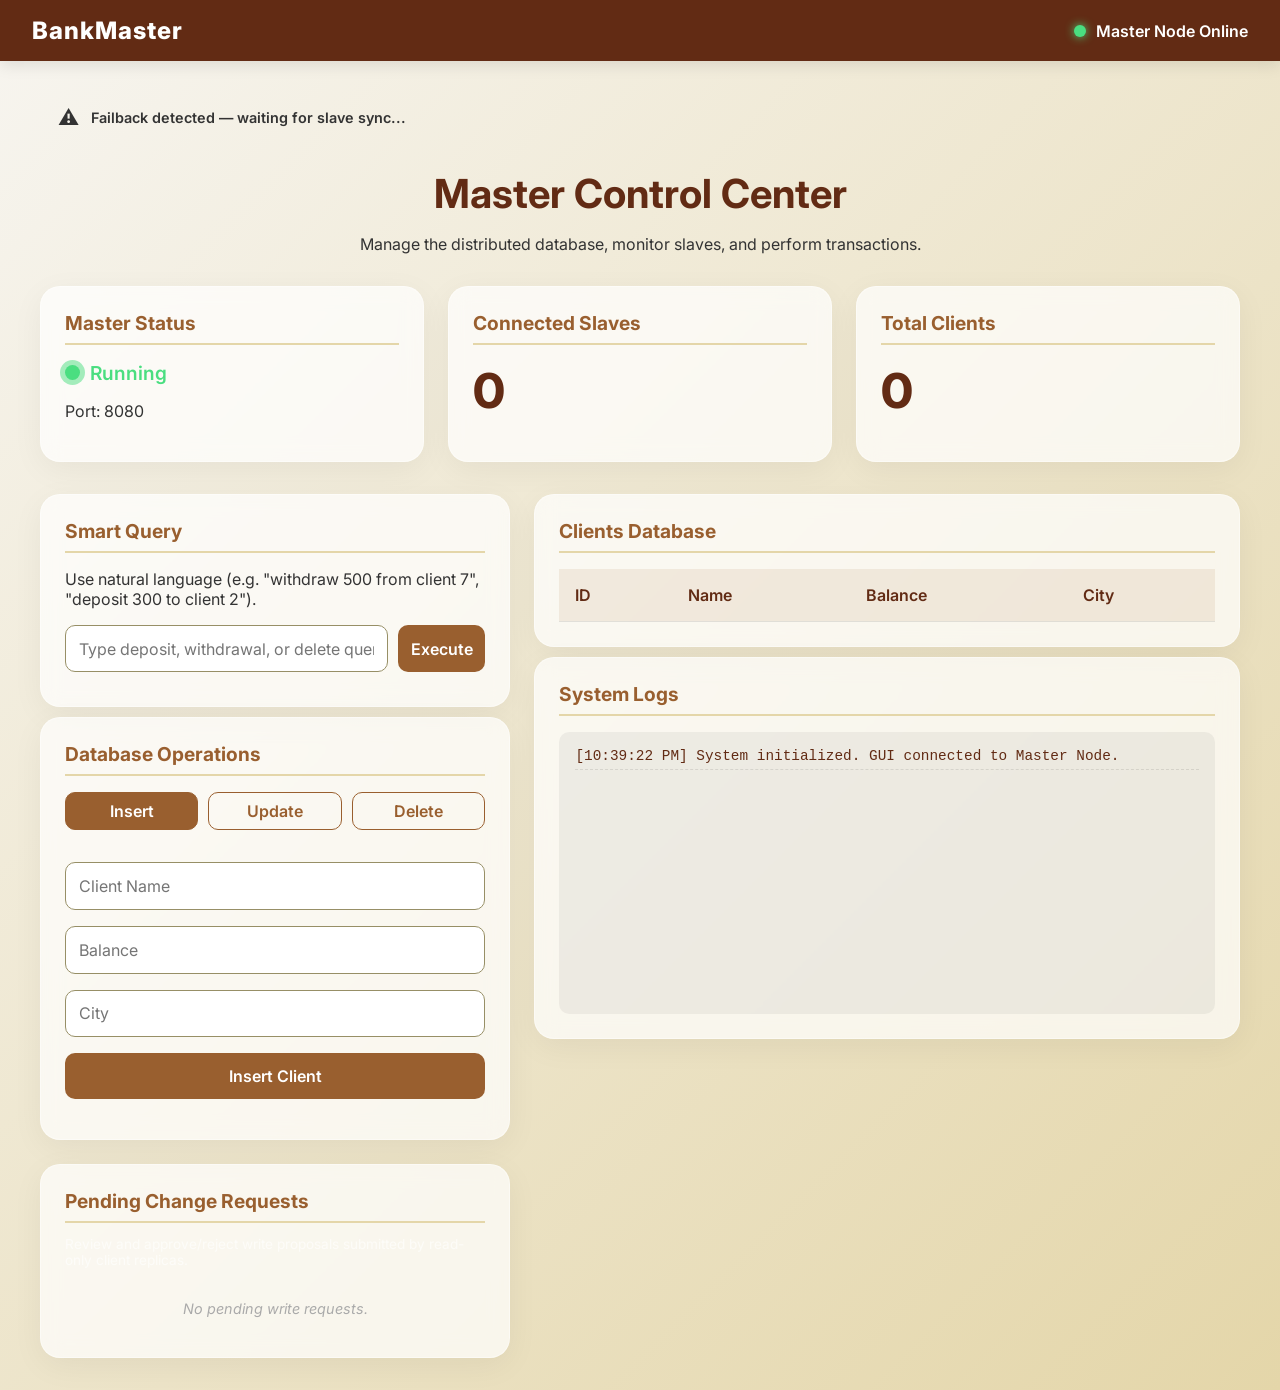
<file: master-system/frontend/index.html>
<!DOCTYPE html>
<html lang="en">
<head>
    <meta charset="UTF-8">
    <meta name="viewport" content="width=device-width, initial-scale=1.0">
    <title>Master Node - Distributed Bank</title>
    <link rel="stylesheet" href="style.css">
    <link href="https://fonts.googleapis.com/css2?family=Inter:wght@300;400;600;800&display=swap" rel="stylesheet">
</head>
<body>
    <nav class="navbar">
        <div class="logo">BankMaster</div>
        <div class="nav-status">
            <span class="indicator active"></span>
            Master Node Online
        </div>
    </nav>

    <div class="container">

        <!-- ⚡ Failback Sync Notification Banner -->
        <div id="sync-banner" style="display:none; border-radius: 10px; padding: 12px 18px; margin-bottom: 1.2rem; font-size: 0.9rem; font-weight: 600; display: flex; align-items: center; gap: 12px; transition: all 0.4s ease;">
            <span id="sync-banner-icon" style="font-size: 1.3rem;">⚠️</span>
            <span id="sync-banner-text">Failback detected — waiting for slave sync...</span>
        </div>

        <!-- Dashboard Header -->
        <div class="header">
            <h1>Master Control Center</h1>
            <p>Manage the distributed database, monitor slaves, and perform transactions.</p>
        </div>

        <!-- Node Status Cards -->
        <div class="grid cards">
            <div class="card glass">
                <h3>Master Status</h3>
                <div class="status-indicator">
                    <div class="pulse-ring"></div>
                    <span>Running</span>
                </div>
                <p class="stat">Port: 8080</p>
            </div>
            <div class="card glass">
                <h3>Connected Slaves</h3>
                <div class="stat-number" id="slave-count">0</div>
                <ul id="slave-list" class="slave-list">
                    <!-- Dynamic -->
                </ul>
            </div>
            <div class="card glass">
                <h3>Total Clients</h3>
                <div class="stat-number" id="client-count">0</div>
            </div>
        </div>

        <div class="grid main-content">
            <!-- Left Column: Operations -->
            <div class="col left">
                <!-- Text to Query -->
                <div class="card glass nlp-card">
                    <h3>Smart Query</h3>
                    <p>Use natural language (e.g. "withdraw 500 from client 7", "deposit 300 to client 2").</p>
                    <div class="input-group">
                        <input type="text" id="nlp-input" placeholder="Type deposit, withdrawal, or delete query...">
                        <button onclick="executeNLP()">Execute</button>
                    </div>
                    <div id="nlp-result" class="result-msg"></div>
                </div>

                <!-- Database Operations -->
                <div class="card glass form-card" style="margin-top: 10px;">
                    <h3>Database Operations</h3>
                    <div class="tabs">
                        <button class="tab active" onclick="switchTab('insert')">Insert</button>
                        <button class="tab" onclick="switchTab('update')">Update</button>
                        <button class="tab" onclick="switchTab('delete')">Delete</button>
                    </div>

                    <div id="tab-insert" class="tab-content active">
                        <input type="text" id="ins-name" placeholder="Client Name">
                        <input type="number" id="ins-balance" placeholder="Balance">
                        <input type="text" id="ins-city" placeholder="City">
                        <button onclick="insertClient()">Insert Client</button>
                    </div>

                    <div id="tab-update" class="tab-content">
                        <input type="number" id="upd-id" placeholder="Client ID">
                        <input type="text" id="upd-name" placeholder="New Name">
                        <input type="number" id="upd-balance" placeholder="New Balance">
                        <input type="text" id="upd-city" placeholder="New City">
                        <button onclick="updateClient()">Update Client</button>
                    </div>

                    <div id="tab-delete" class="tab-content">
                        <input type="number" id="del-id" placeholder="Client ID">
                        <button onclick="deleteClient()" class="btn-danger">Delete Client</button>
                    </div>
                </div>

                <!-- Pending Change Requests Queue -->
                <div class="card glass requests-card" style="margin-top: 1.5rem;">
                    <h3 style="color: var(--primary-med); margin-bottom: 0.5rem; border-bottom: 2px solid var(--primary-acc); padding-bottom: 0.5rem;">Pending Change Requests</h3>
                    <p style="font-size: 0.85rem; color: rgba(255, 255, 255, 0.6); margin-bottom: 1rem;">
                        Review and approve/reject write proposals submitted by read-only client replicas.
                        <span id="inherited-badge" style="display:none; background: #ff9800; color: #111; font-size: 0.75rem; font-weight:bold; padding: 2px 8px; border-radius: 4px; margin-left: 8px;">⚠️ INCLUDES INHERITED REQUESTS</span>
                    </p>
                    <div id="pending-requests-list" style="max-height: 250px; overflow-y: auto; display: flex; flex-direction: column; gap: 10px;">
                        <!-- Dynamic list of requests -->
                        <div style="color: #aaa; font-style: italic; font-size: 0.9rem; text-align: center; padding: 1rem;">
                            No pending write requests.
                        </div>
                    </div>
                </div>
            </div>

            <!-- Right Column: Data View -->
            <div class="col right">
                <div class="card glass table-card">
                    <h3>Clients Database</h3>
                    <div class="table-container">
                        <table id="clients-table">
                            <thead>
                                <tr>
                                    <th>ID</th>
                                    <th>Name</th>
                                    <th>Balance</th>
                                    <th>City</th>
                                </tr>
                            </thead>
                            <tbody>
                                <!-- Dynamic -->
                            </tbody>
                        </table>
                    </div>
                </div>

                <!-- Replication Logs -->
                <div class="card glass log-card" style="margin-top: 10px;">
                    <h3>System Logs</h3>
                    <div id="logs" class="logs-container">
                        <!-- Dynamic Logs -->
                    </div>
                </div>
            </div>
        </div>
    </div>

    <script src="app.js"></script>
</body>
</html>
</file>
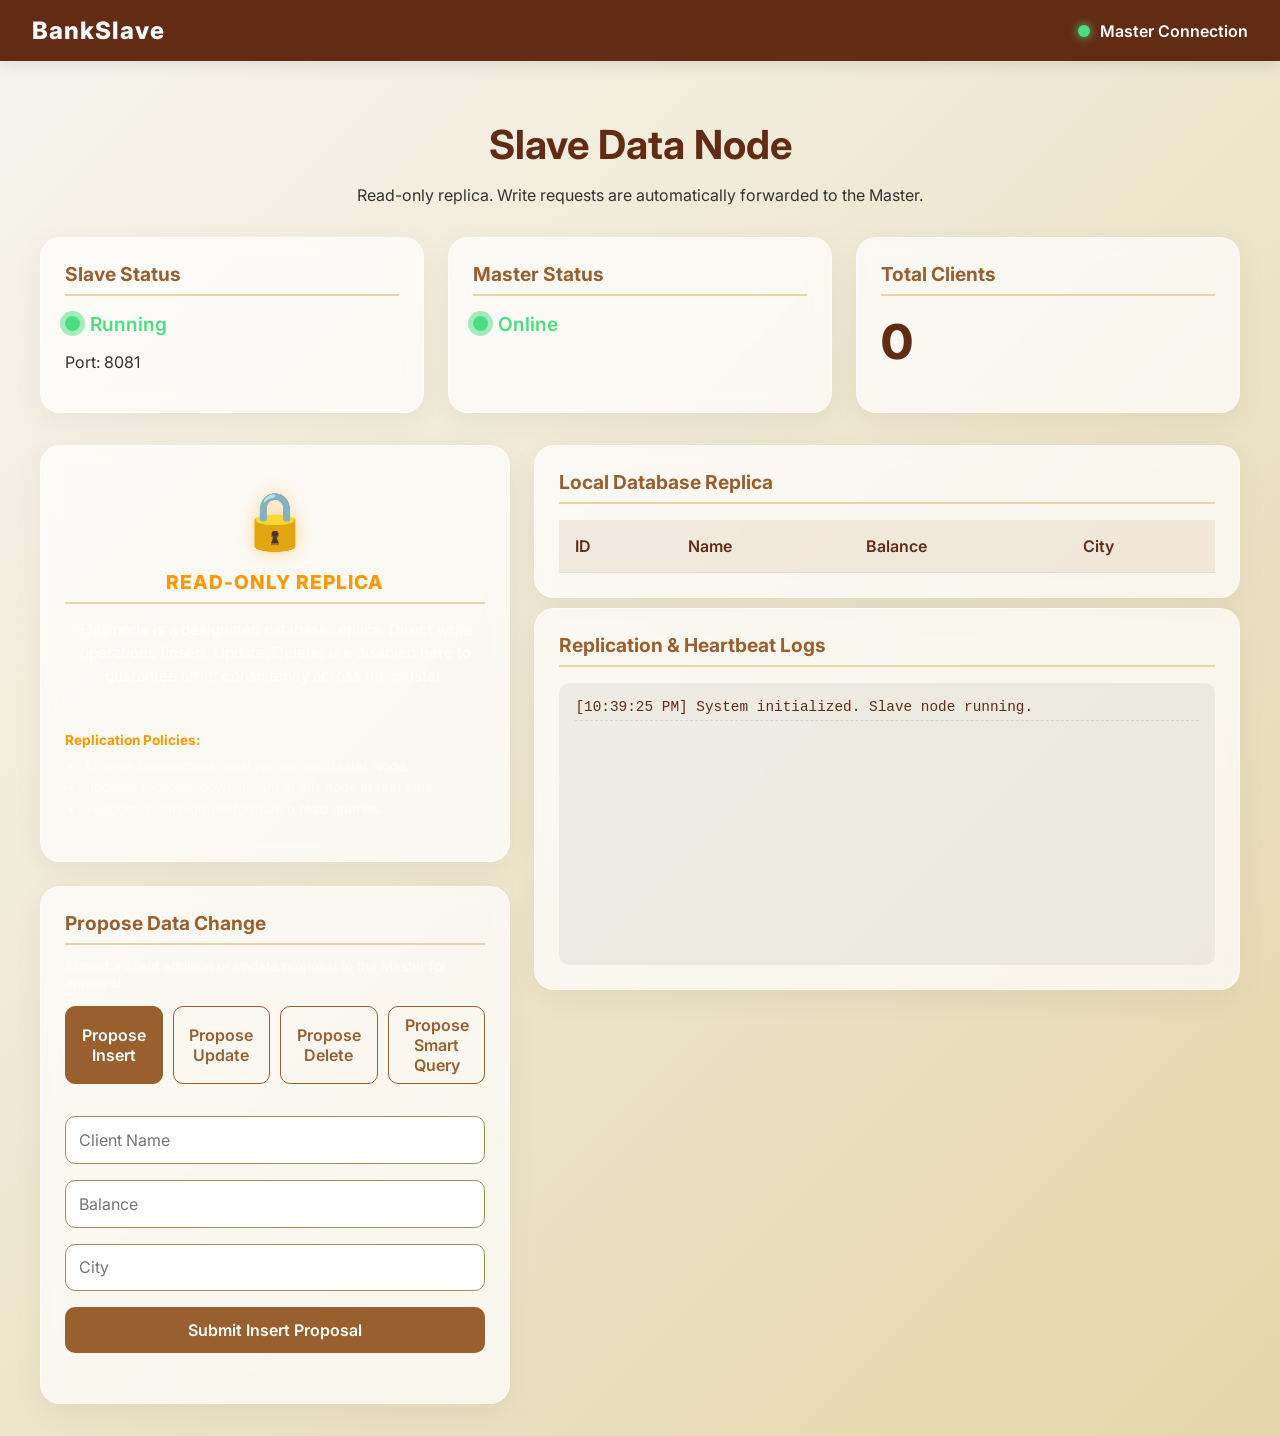
<file: slave-system/frontend/index.html>
<!DOCTYPE html>
<html lang="en">
<head>
    <meta charset="UTF-8">
    <meta name="viewport" content="width=device-width, initial-scale=1.0">
    <title>Slave Node - Distributed Bank</title>
    <link rel="stylesheet" href="style.css">
    <link href="https://fonts.googleapis.com/css2?family=Inter:wght@300;400;600;800&display=swap" rel="stylesheet">
</head>
<body>
    <nav class="navbar">
        <div class="logo">BankSlave</div>
        <div class="nav-status">
            <span class="indicator active" id="master-indicator"></span>
            Master Connection
        </div>
    </nav>

    <div class="container">
        <!-- Dashboard Header -->
        <div class="header">
            <h1>Slave Data Node</h1>
            <p>Read-only replica. Write requests are automatically forwarded to the Master.</p>
        </div>

        <!-- Node Status Cards -->
        <div class="grid cards">
            <div class="card glass">
                <h3>Slave Status</h3>
                <div class="status-indicator">
                    <div class="pulse-ring"></div>
                    <span>Running</span>
                </div>
                <p class="stat">Port: 8081</p>
            </div>
            <div class="card glass">
                <h3>Master Status</h3>
                <div class="status-indicator" id="master-status-text">
                    <div class="pulse-ring" id="master-pulse"></div>
                    <span id="master-text">Online</span>
                </div>
            </div>
            <div class="card glass">
                <h3>Total Clients</h3>
                <div class="stat-number" id="client-count">0</div>
            </div>
        </div>

        <div class="grid main-content">
            <!-- Left Column: Read-Only Replica Info & Propose Change -->
            <div class="col left">
                <div class="card glass info-card" style="padding: 2.5rem 1.5rem; text-align: center;">
                    <div id="replica-icon" style="font-size: 3.5rem; margin-bottom: 1rem; color: #ff9800; filter: drop-shadow(0 0 8px rgba(255, 152, 0, 0.4));">🔒</div>
                    <h3 id="replica-title" style="color: #ff9800; margin-bottom: 0.5rem; font-weight: 800; letter-spacing: 1px;">READ-ONLY REPLICA</h3>
                    <p id="replica-desc" style="font-size: 0.95rem; line-height: 1.5; color: rgba(255, 255, 255, 0.7); margin-bottom: 1.5rem;">
                        This node is a designated database replica. Direct write operations (Insert, Update, Delete) are disabled here to guarantee strict consistency across the cluster.
                    </p>
                    <div id="replica-policies" style="border-top: 1px solid rgba(255, 255, 255, 0.1); padding-top: 1.2rem; text-align: left; font-size: 0.85rem; color: rgba(255, 255, 255, 0.5);">
                        <strong style="color: #ff9800; display: block; margin-bottom: 0.5rem;">Replication Policies:</strong>
                        <ul style="margin: 0; padding-left: 1.2rem; list-style-type: square; line-height: 1.6;">
                            <li>All write transactions must run on the Master Node.</li>
                            <li>Updates replicate downstream to this node in real-time.</li>
                            <li>Supports local high-performance read queries.</li>
                        </ul>
                    </div>
                </div>

                <!-- Pending Change Requests (Only visible when promoted to Master!) -->
                <div class="card glass" id="temp-master-requests-card" style="margin-top: 1.5rem; display: none;">
                    <h3 style="color: #facc15; margin-bottom: 0.5rem; border-bottom: 2px solid #facc15; padding-bottom: 0.5rem;">Pending Proposals Queue</h3>
                    <p style="font-size: 0.8rem; color: rgba(255, 255, 255, 0.6); margin-bottom: 1rem;">
                        Review change proposals submitted by other Slaves in the replica network.
                    </p>
                    <div id="temp-master-requests-list" style="display: flex; flex-direction: column; gap: 10px; max-height: 250px; overflow-y: auto;">
                        <p style="font-size: 0.85rem; color: rgba(255, 255, 255, 0.4); text-align: center;">No pending proposals.</p>
                    </div>
                </div>

                <!-- Write Request Form -->
                <div class="card glass form-card" style="margin-top: 1.5rem;">
                    <h3 id="form-card-title" style="color: var(--primary-med); margin-bottom: 0.5rem; border-bottom: 2px solid var(--primary-acc); padding-bottom: 0.5rem;">Propose Data Change</h3>
                    <p id="form-card-desc" style="font-size: 0.85rem; color: rgba(255, 255, 255, 0.6); margin-bottom: 1rem;">
                        Submit a client addition or update proposal to the Master for approval.
                    </p>
                    <div class="tabs" style="margin-bottom: 1rem;">
                        <button class="tab active" id="btn-tab-req-insert" onclick="switchRequestTab('insert')">Propose Insert</button>
                        <button class="tab" id="btn-tab-req-update" onclick="switchRequestTab('update')">Propose Update</button>
                        <button class="tab" id="btn-tab-req-delete" onclick="switchRequestTab('delete')">Propose Delete</button>
                        <button class="tab" id="btn-tab-req-smart" onclick="switchRequestTab('smart')">Propose Smart Query</button>
                    </div>

                    <div id="tab-req-insert" class="tab-content active">
                        <input type="text" id="req-ins-name" placeholder="Client Name">
                        <input type="number" id="req-ins-balance" placeholder="Balance">
                        <input type="text" id="req-ins-city" placeholder="City">
                        <button id="btn-submit-insert" onclick="submitChangeRequest('insert')">Submit Insert Proposal</button>
                    </div>

                    <div id="tab-req-update" class="tab-content" style="display: none;">
                        <input type="number" id="req-upd-id" placeholder="Client ID">
                        <input type="text" id="req-upd-name" placeholder="New Name">
                        <input type="number" id="req-upd-balance" placeholder="New Balance">
                        <input type="text" id="req-upd-city" placeholder="New City">
                        <button id="btn-submit-update" onclick="submitChangeRequest('update')">Submit Update Proposal</button>
                    </div>

                    <div id="tab-req-delete" class="tab-content" style="display: none;">
                        <input type="number" id="req-del-id" placeholder="Client ID to Delete">
                        <button id="btn-submit-delete" onclick="submitChangeRequest('delete')">Submit Delete Proposal</button>
                    </div>

                    <div id="tab-req-smart" class="tab-content" style="display: none;">
                        <p style="font-size: 0.8rem; color: #ff9800; margin-bottom: 8px;">
                            💡 Examples: "withdraw 500 from client 7", "deposit 300 to client 2", "delete client 5"
                        </p>
                        <input type="text" id="req-smart-input" placeholder="Type smart query (e.g. deposit 300 to client 2)">
                        <button id="btn-submit-smart" onclick="submitChangeRequest('smart_query')">Submit Smart Query Proposal</button>
                    </div>
                    <div id="req-result-msg" style="margin-top: 10px; font-weight: 600; font-size: 0.9rem; color: #ff9800;"></div>
                </div>
            </div>

            <!-- Right Column: Data View -->
            <div class="col right">
                <div class="card glass table-card">
                    <h3>Local Database Replica</h3>
                    <div class="table-container">
                        <table id="clients-table">
                            <thead>
                                <tr>
                                    <th>ID</th>
                                    <th>Name</th>
                                    <th>Balance</th>
                                    <th>City</th>
                                </tr>
                            </thead>
                            <tbody>
                                <!-- Dynamic -->
                            </tbody>
                        </table>
                    </div>
                </div>

                <!-- Replication Logs -->
                <div class="card glass log-card" style="margin-top: 10px;">
                    <h3>Replication & Heartbeat Logs</h3>
                    <div id="logs" class="logs-container">
                        <!-- Dynamic Logs -->
                    </div>
                </div>
            </div>
        </div>
    </div>

    <script src="app.js"></script>
</body>
</html>
</file>
<file: master-system/frontend/style.css>
:root {
    --primary-dark: #622B14;
    --primary-med: #995F2F;
    --primary-light: #978F66;
    --primary-acc: #E4D6A9;
    --bg-color: #f7f5f0;
    --text-color: #333;
    --card-bg: rgba(255, 255, 255, 0.7);
    --glass-border: rgba(255, 255, 255, 0.4);
}

body {
    margin: 0;
    padding: 0;
    font-family: 'Inter', sans-serif;
    background: linear-gradient(135deg, var(--bg-color), var(--primary-acc));
    color: var(--text-color);
    min-height: 100vh;
}

.navbar {
    background: var(--primary-dark);
    color: white;
    padding: 1rem 2rem;
    display: flex;
    justify-content: space-between;
    align-items: center;
    box-shadow: 0 4px 15px rgba(0,0,0,0.1);
}

.logo {
    font-weight: 800;
    font-size: 1.5rem;
    letter-spacing: 1px;
}

.nav-status {
    display: flex;
    align-items: center;
    gap: 10px;
    font-weight: 600;
}

.indicator {
    width: 12px;
    height: 12px;
    border-radius: 50%;
    background: #4ade80;
    box-shadow: 0 0 10px #4ade80;
}

.indicator.danger {
    background: #ef4444;
    box-shadow: 0 0 10px #ef4444;
}

.container {
    max-width: 1200px;
    margin: 0 auto;
    padding: 2rem;
}

.header {
    margin-bottom: 2rem;
    text-align: center;
}

.header h1 {
    color: var(--primary-dark);
    font-size: 2.5rem;
    margin-bottom: 0.5rem;
}

.grid {
    display: grid;
    gap: 1.5rem;
}

.cards {
    grid-template-columns: repeat(auto-fit, minmax(250px, 1fr));
    margin-bottom: 2rem;
}

.main-content {
    grid-template-columns: 1fr 1.5fr;
}

@media (max-width: 768px) {
    .main-content {
        grid-template-columns: 1fr;
    }
}

.glass {
    background: var(--card-bg);
    backdrop-filter: blur(10px);
    -webkit-backdrop-filter: blur(10px);
    border: 1px solid var(--glass-border);
    border-radius: 20px;
    padding: 1.5rem;
    box-shadow: 0 8px 32px rgba(0,0,0,0.05);
    transition: transform 0.3s ease, box-shadow 0.3s ease;
}

.glass:hover {
    transform: translateY(-5px);
    box-shadow: 0 12px 40px rgba(98, 43, 20, 0.15);
}

h3 {
    margin-top: 0;
    color: var(--primary-med);
    font-size: 1.2rem;
    border-bottom: 2px solid var(--primary-acc);
    padding-bottom: 0.5rem;
    margin-bottom: 1rem;
}

.stat-number {
    font-size: 3rem;
    font-weight: 800;
    color: var(--primary-dark);
}

.status-indicator {
    display: flex;
    align-items: center;
    gap: 10px;
    font-size: 1.2rem;
    font-weight: 600;
    color: #4ade80;
    margin-top: 1rem;
}

.status-indicator.down {
    color: #ef4444;
}

.pulse-ring {
    width: 15px;
    height: 15px;
    background: #4ade80;
    border-radius: 50%;
    position: relative;
}
.pulse-ring::before {
    content: '';
    position: absolute;
    left: -5px;
    top: -5px;
    width: 25px;
    height: 25px;
    background: #4ade80;
    border-radius: 50%;
    animation: pulse 1.5s infinite ease-out;
    opacity: 0.5;
}

.pulse-ring.danger { background: #ef4444; }
.pulse-ring.danger::before { background: #ef4444; }

@keyframes pulse {
    0% { transform: scale(0.5); opacity: 0.8; }
    100% { transform: scale(1.5); opacity: 0; }
}

input, button {
    width: 100%;
    padding: 0.8rem;
    margin-bottom: 1rem;
    border: 1px solid var(--primary-light);
    border-radius: 10px;
    font-family: 'Inter', sans-serif;
    box-sizing: border-box;
    font-size: 1rem;
}

input:focus {
    outline: none;
    border-color: var(--primary-med);
    box-shadow: 0 0 0 2px rgba(153, 95, 47, 0.2);
}

button {
    background: var(--primary-med);
    color: white;
    font-weight: 600;
    border: none;
    cursor: pointer;
    transition: background 0.3s ease;
}

button:hover {
    background: var(--primary-dark);
}

.btn-danger {
    background: #ef4444;
}
.btn-danger:hover {
    background: #dc2626;
}

.input-group {
    display: flex;
    gap: 10px;
}
.input-group input { margin-bottom: 0; }
.input-group button { width: auto; margin-bottom: 0; }

.tabs {
    display: flex;
    gap: 10px;
    margin-bottom: 1rem;
}
.tab {
    background: transparent;
    color: var(--primary-med);
    border: 1px solid var(--primary-med);
    padding: 0.5rem;
}
.tab.active {
    background: var(--primary-med);
    color: white;
}

.tab-content { display: none; }
.tab-content.active { display: block; }

.table-container {
    overflow-x: auto;
}

table {
    width: 100%;
    border-collapse: collapse;
}

th, td {
    padding: 1rem;
    text-align: left;
    border-bottom: 1px solid rgba(0,0,0,0.1);
}

th {
    background: rgba(153, 95, 47, 0.1);
    color: var(--primary-dark);
    font-weight: 600;
}

.logs-container {
    height: 250px;
    overflow-y: auto;
    background: rgba(0,0,0,0.05);
    padding: 1rem;
    border-radius: 10px;
    font-family: monospace;
    font-size: 0.9rem;
}

.log-entry {
    margin-bottom: 8px;
    border-bottom: 1px dashed rgba(0,0,0,0.1);
    padding-bottom: 5px;
    color: var(--primary-dark);
}

.slave-list {
    list-style: none;
    padding: 0;
    margin-top: 10px;
}
.slave-list li {
    padding: 5px 0;
    font-weight: 500;
    display: flex;
    align-items: center;
    gap: 8px;
}

.result-msg {
    margin-top: 10px;
    font-weight: 600;
    color: var(--primary-dark);
}
</file>
<file: slave-system/frontend/style.css>
:root {
    --primary-dark: #622B14;
    --primary-med: #995F2F;
    --primary-light: #978F66;
    --primary-acc: #E4D6A9;
    --bg-color: #f7f5f0;
    --text-color: #333;
    --card-bg: rgba(255, 255, 255, 0.7);
    --glass-border: rgba(255, 255, 255, 0.4);
}

body {
    margin: 0;
    padding: 0;
    font-family: 'Inter', sans-serif;
    background: linear-gradient(135deg, var(--bg-color), var(--primary-acc));
    color: var(--text-color);
    min-height: 100vh;
}

.navbar {
    background: var(--primary-dark);
    color: white;
    padding: 1rem 2rem;
    display: flex;
    justify-content: space-between;
    align-items: center;
    box-shadow: 0 4px 15px rgba(0,0,0,0.1);
}

.logo {
    font-weight: 800;
    font-size: 1.5rem;
    letter-spacing: 1px;
}

.nav-status {
    display: flex;
    align-items: center;
    gap: 10px;
    font-weight: 600;
}

.indicator {
    width: 12px;
    height: 12px;
    border-radius: 50%;
    background: #4ade80;
    box-shadow: 0 0 10px #4ade80;
}

.indicator.danger {
    background: #ef4444;
    box-shadow: 0 0 10px #ef4444;
}

.container {
    max-width: 1200px;
    margin: 0 auto;
    padding: 2rem;
}

.header {
    margin-bottom: 2rem;
    text-align: center;
}

.header h1 {
    color: var(--primary-dark);
    font-size: 2.5rem;
    margin-bottom: 0.5rem;
}

.grid {
    display: grid;
    gap: 1.5rem;
}

.cards {
    grid-template-columns: repeat(auto-fit, minmax(250px, 1fr));
    margin-bottom: 2rem;
}

.main-content {
    grid-template-columns: 1fr 1.5fr;
}

@media (max-width: 768px) {
    .main-content {
        grid-template-columns: 1fr;
    }
}

.glass {
    background: var(--card-bg);
    backdrop-filter: blur(10px);
    -webkit-backdrop-filter: blur(10px);
    border: 1px solid var(--glass-border);
    border-radius: 20px;
    padding: 1.5rem;
    box-shadow: 0 8px 32px rgba(0,0,0,0.05);
    transition: transform 0.3s ease, box-shadow 0.3s ease;
}

.glass:hover {
    transform: translateY(-5px);
    box-shadow: 0 12px 40px rgba(98, 43, 20, 0.15);
}

h3 {
    margin-top: 0;
    color: var(--primary-med);
    font-size: 1.2rem;
    border-bottom: 2px solid var(--primary-acc);
    padding-bottom: 0.5rem;
    margin-bottom: 1rem;
}

.stat-number {
    font-size: 3rem;
    font-weight: 800;
    color: var(--primary-dark);
}

.status-indicator {
    display: flex;
    align-items: center;
    gap: 10px;
    font-size: 1.2rem;
    font-weight: 600;
    color: #4ade80;
    margin-top: 1rem;
}

.status-indicator.down {
    color: #ef4444;
}

.pulse-ring {
    width: 15px;
    height: 15px;
    background: #4ade80;
    border-radius: 50%;
    position: relative;
}
.pulse-ring::before {
    content: '';
    position: absolute;
    left: -5px;
    top: -5px;
    width: 25px;
    height: 25px;
    background: #4ade80;
    border-radius: 50%;
    animation: pulse 1.5s infinite ease-out;
    opacity: 0.5;
}

.pulse-ring.danger { background: #ef4444; }
.pulse-ring.danger::before { background: #ef4444; }

@keyframes pulse {
    0% { transform: scale(0.5); opacity: 0.8; }
    100% { transform: scale(1.5); opacity: 0; }
}

input, button {
    width: 100%;
    padding: 0.8rem;
    margin-bottom: 1rem;
    border: 1px solid var(--primary-light);
    border-radius: 10px;
    font-family: 'Inter', sans-serif;
    box-sizing: border-box;
    font-size: 1rem;
}

input:focus {
    outline: none;
    border-color: var(--primary-med);
    box-shadow: 0 0 0 2px rgba(153, 95, 47, 0.2);
}

button {
    background: var(--primary-med);
    color: white;
    font-weight: 600;
    border: none;
    cursor: pointer;
    transition: background 0.3s ease;
}

button:hover {
    background: var(--primary-dark);
}

.btn-danger {
    background: #ef4444;
}
.btn-danger:hover {
    background: #dc2626;
}

.input-group {
    display: flex;
    gap: 10px;
}
.input-group input { margin-bottom: 0; }
.input-group button { width: auto; margin-bottom: 0; }

.tabs {
    display: flex;
    gap: 10px;
    margin-bottom: 1rem;
}
.tab {
    background: transparent;
    color: var(--primary-med);
    border: 1px solid var(--primary-med);
    padding: 0.5rem;
}
.tab.active {
    background: var(--primary-med);
    color: white;
}

.tab-content { display: none; }
.tab-content.active { display: block; }

.table-container {
    overflow-x: auto;
}

table {
    width: 100%;
    border-collapse: collapse;
}

th, td {
    padding: 1rem;
    text-align: left;
    border-bottom: 1px solid rgba(0,0,0,0.1);
}

th {
    background: rgba(153, 95, 47, 0.1);
    color: var(--primary-dark);
    font-weight: 600;
}

.logs-container {
    height: 250px;
    overflow-y: auto;
    background: rgba(0,0,0,0.05);
    padding: 1rem;
    border-radius: 10px;
    font-family: monospace;
    font-size: 0.9rem;
}

.log-entry {
    margin-bottom: 8px;
    border-bottom: 1px dashed rgba(0,0,0,0.1);
    padding-bottom: 5px;
    color: var(--primary-dark);
}

.slave-list {
    list-style: none;
    padding: 0;
    margin-top: 10px;
}
.slave-list li {
    padding: 5px 0;
    font-weight: 500;
    display: flex;
    align-items: center;
    gap: 8px;
}

.result-msg {
    margin-top: 10px;
    font-weight: 600;
    color: var(--primary-dark);
}
</file>
